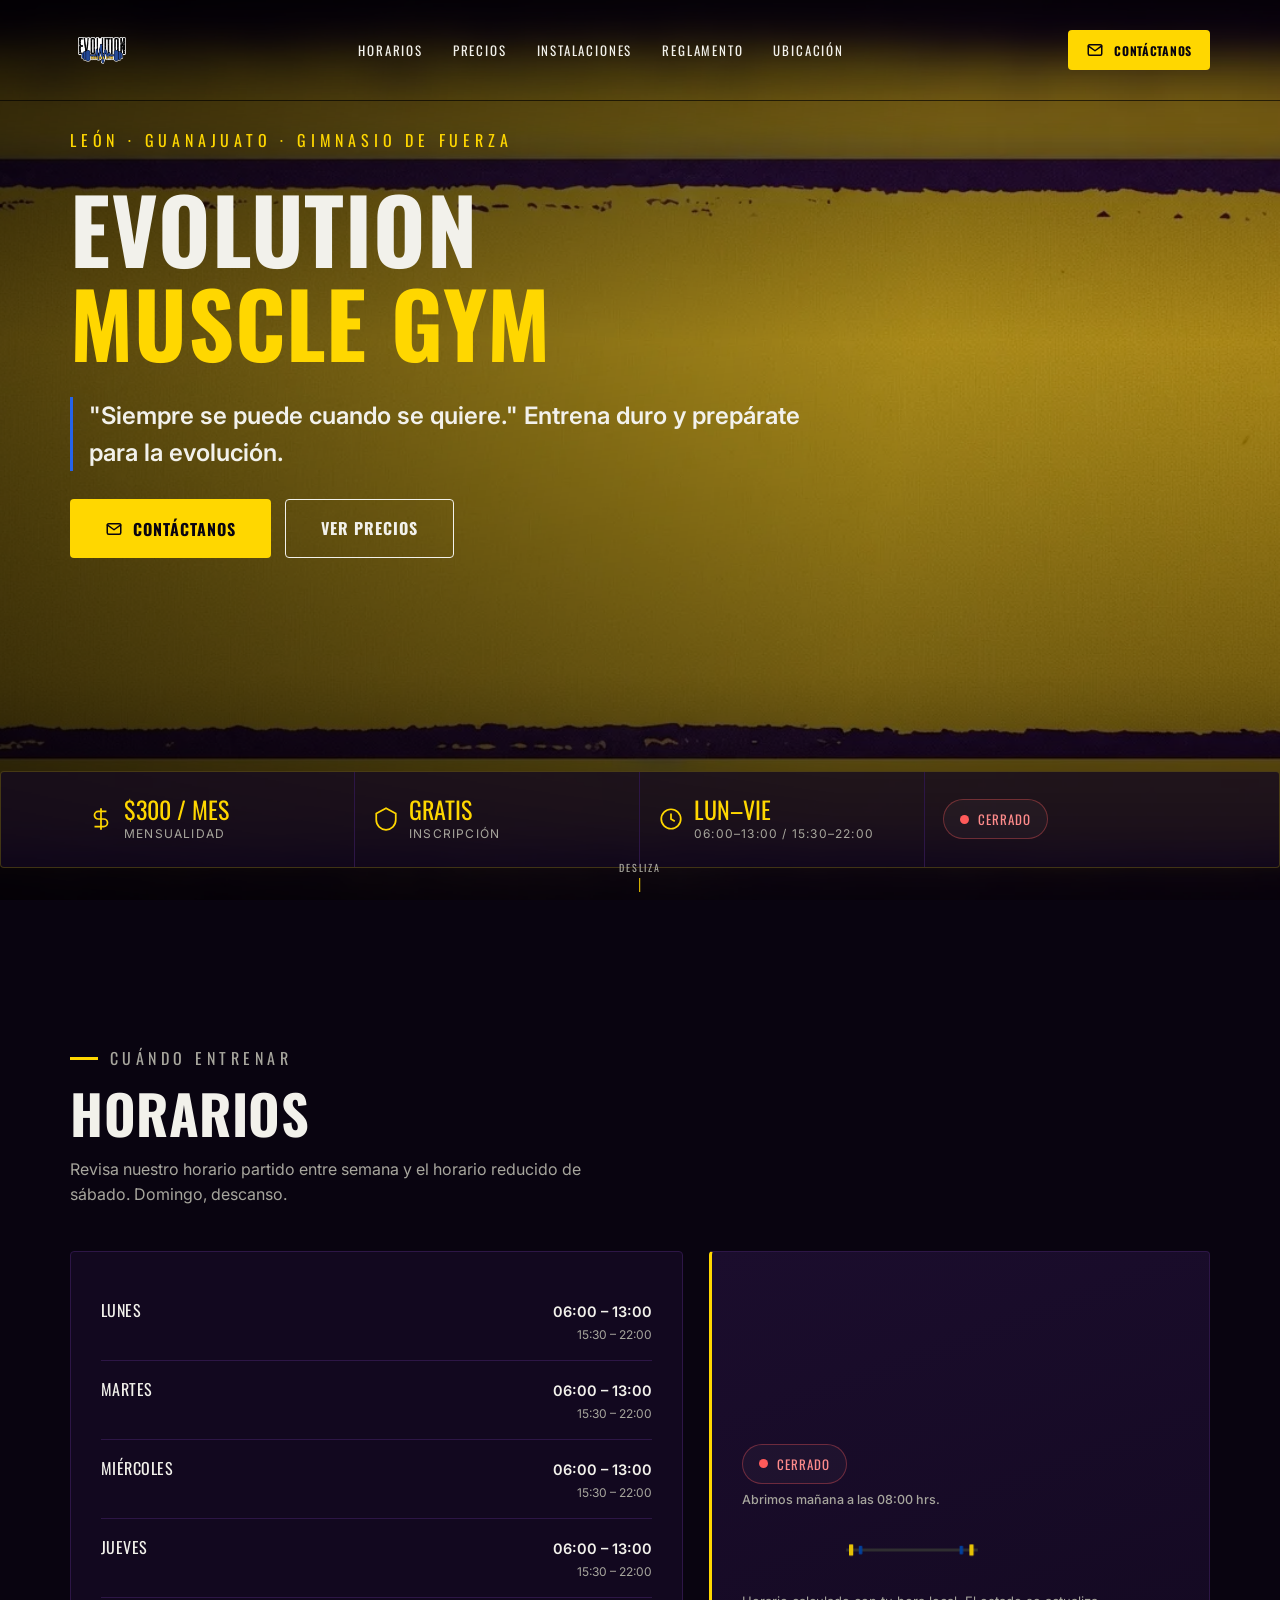
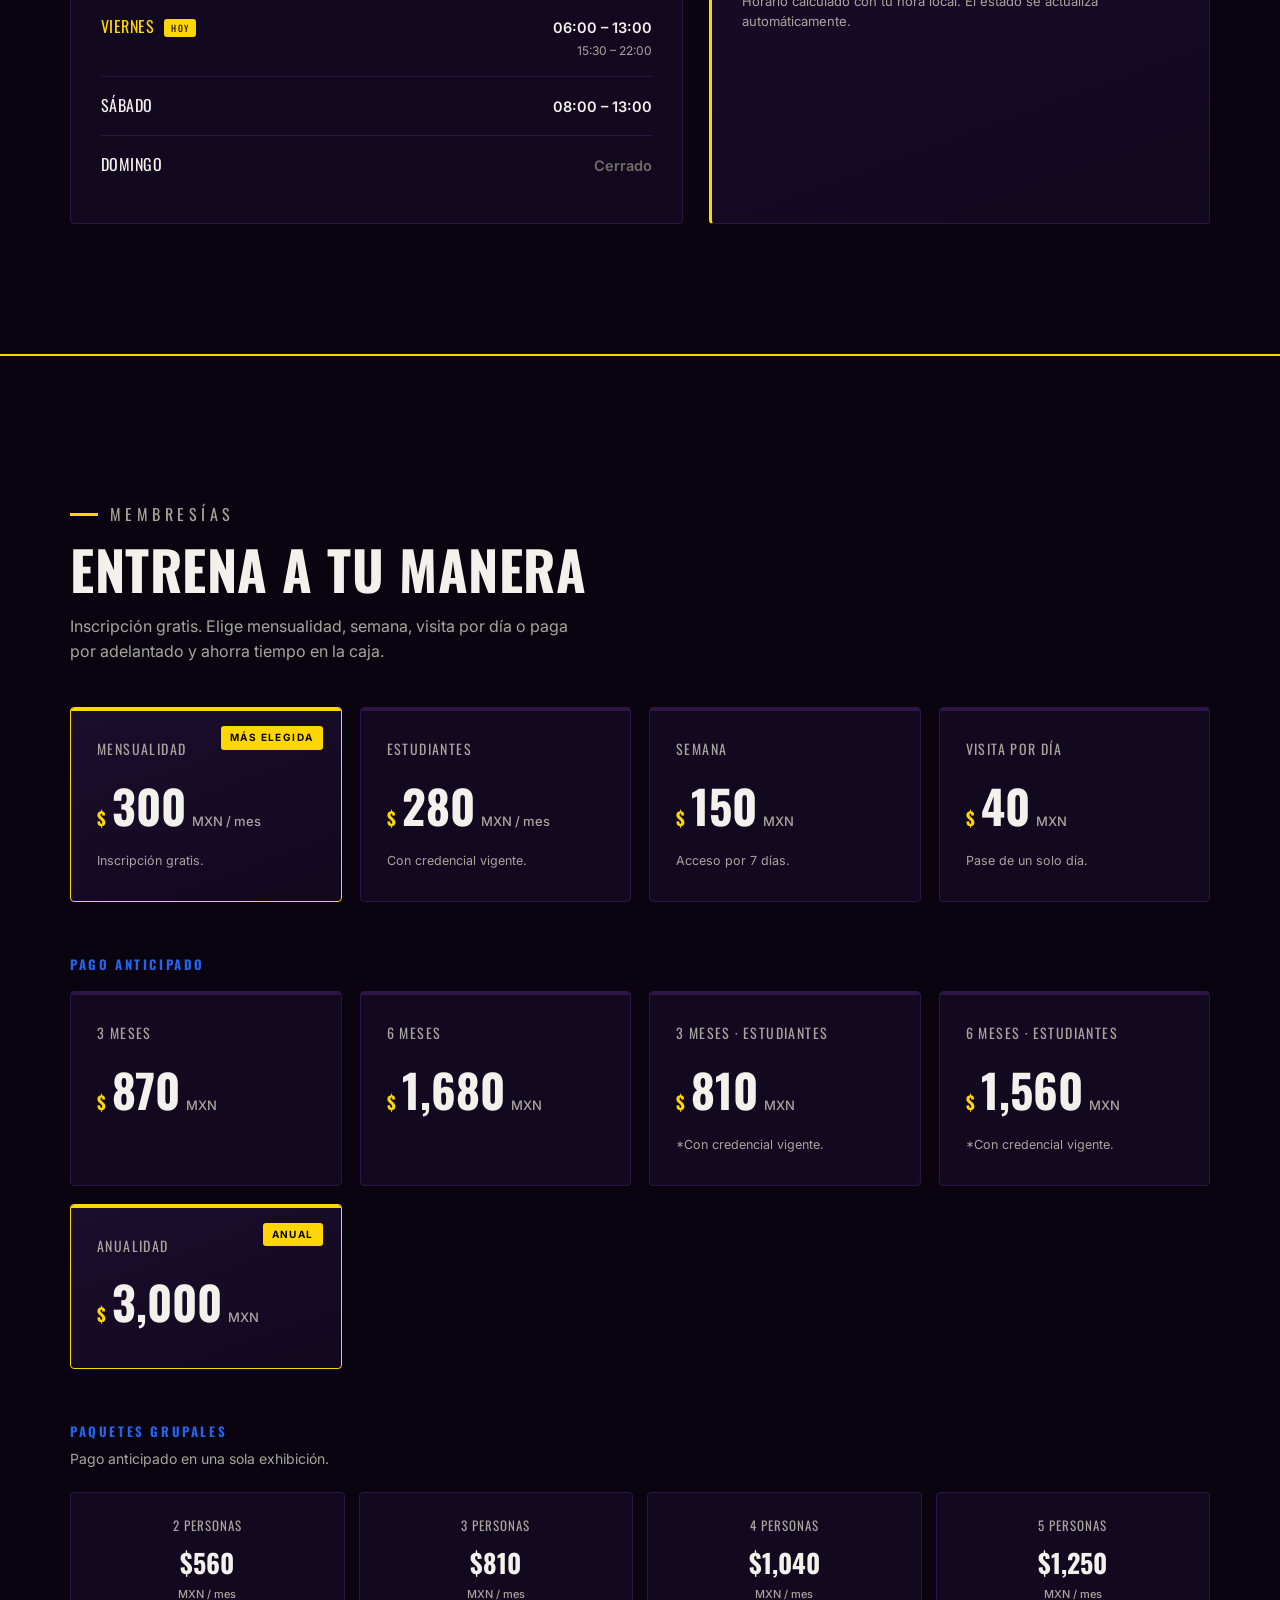
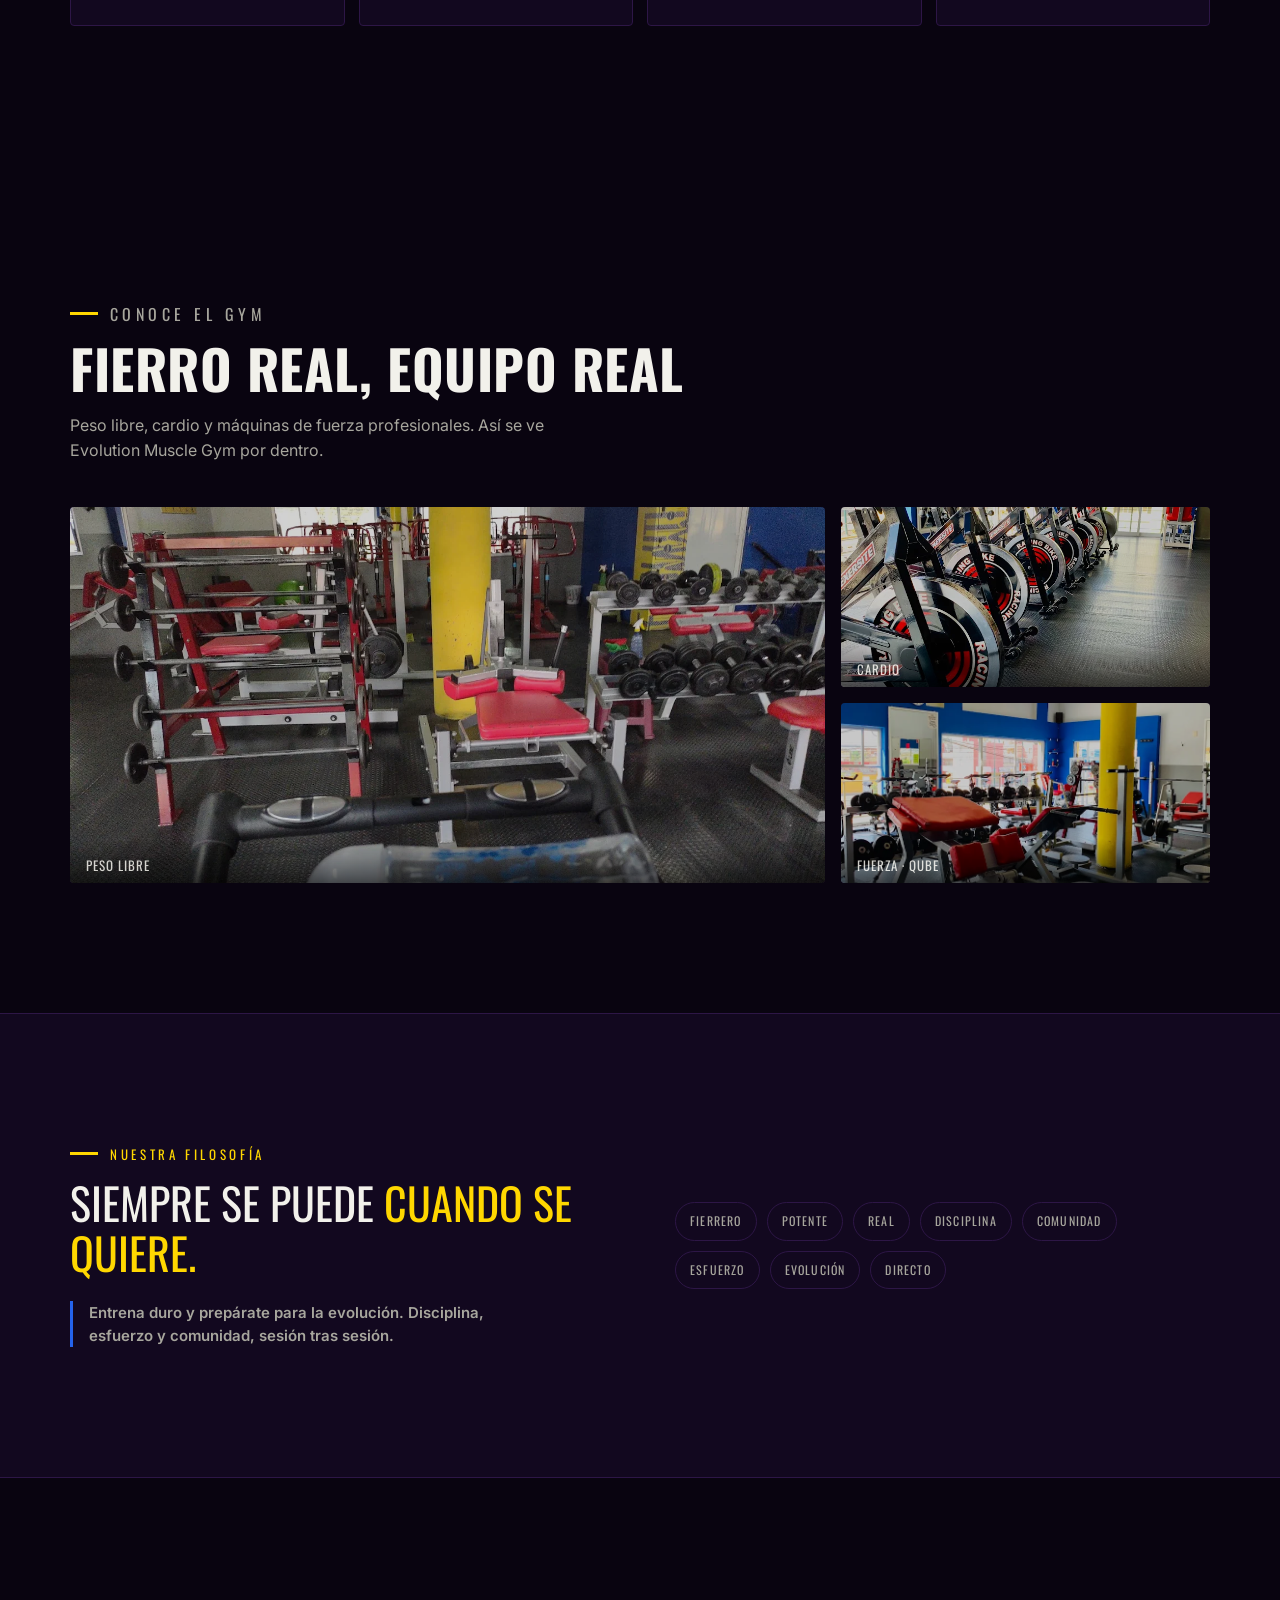
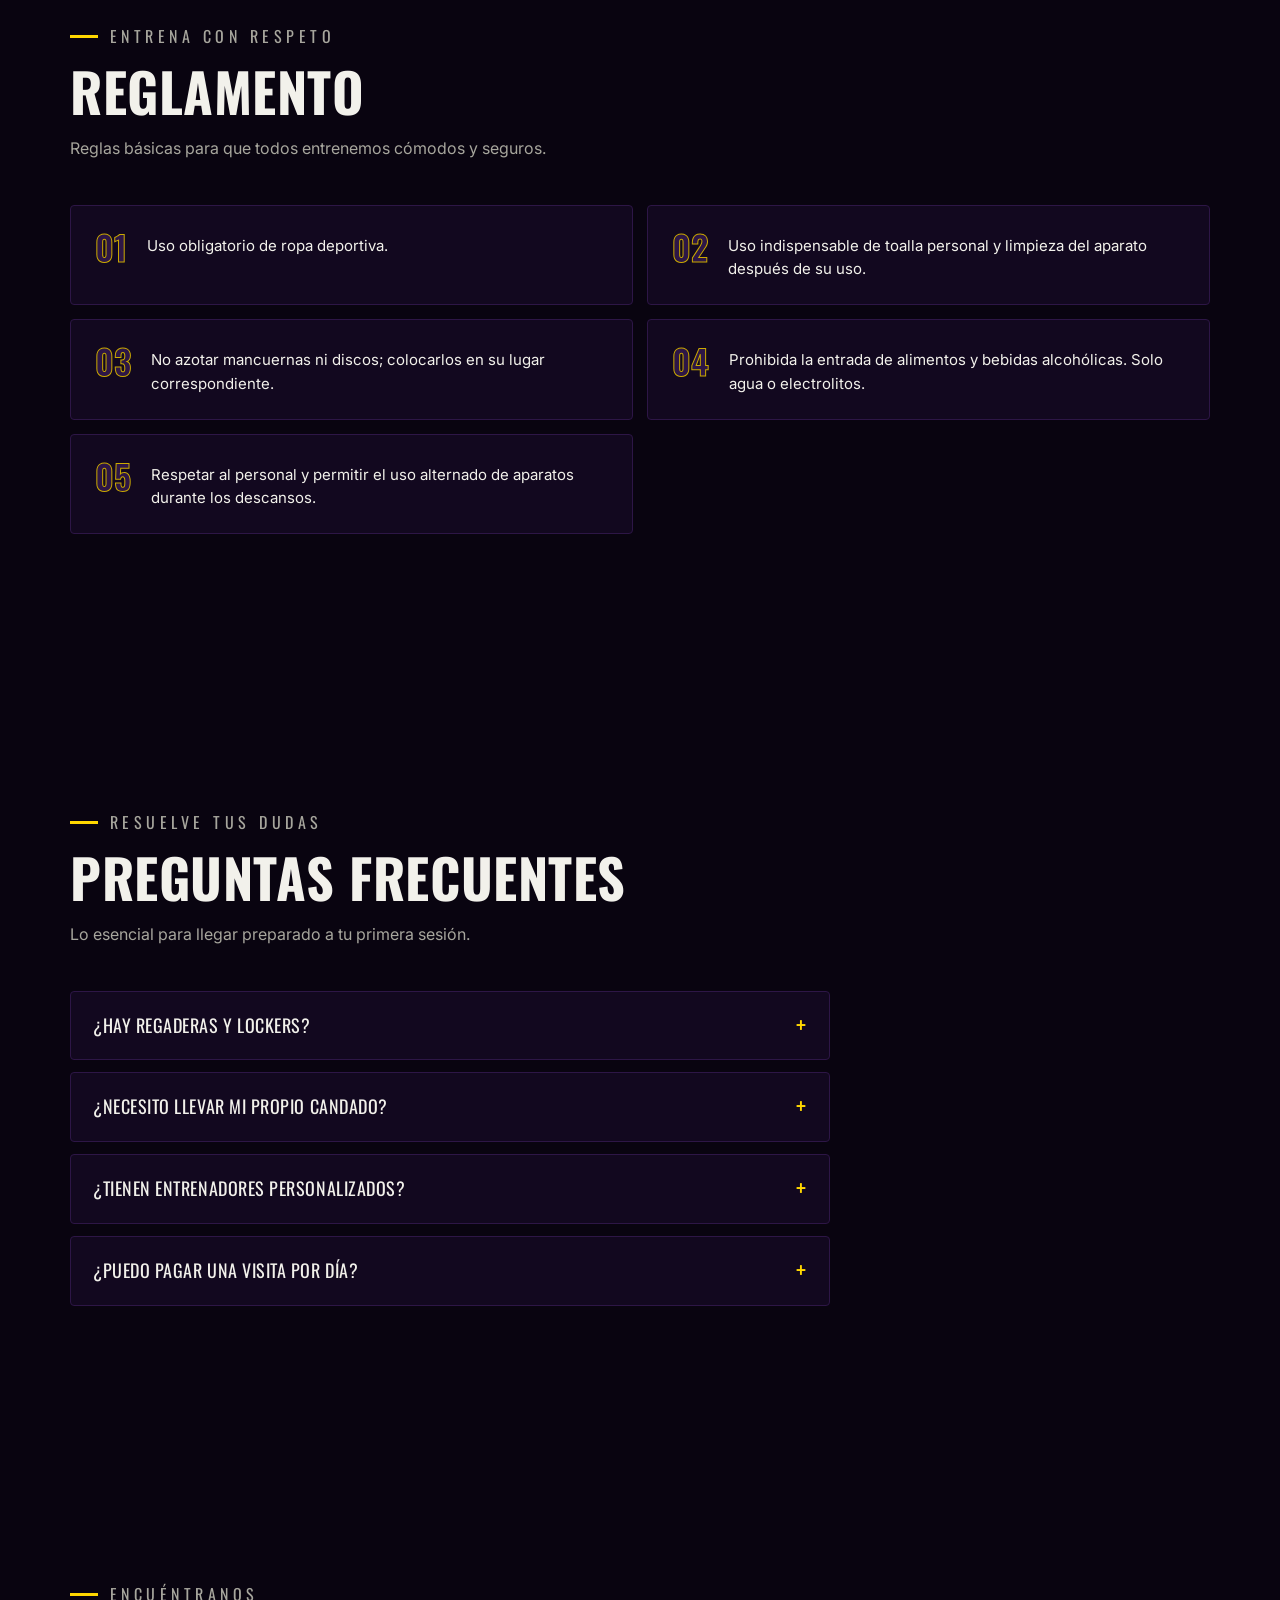
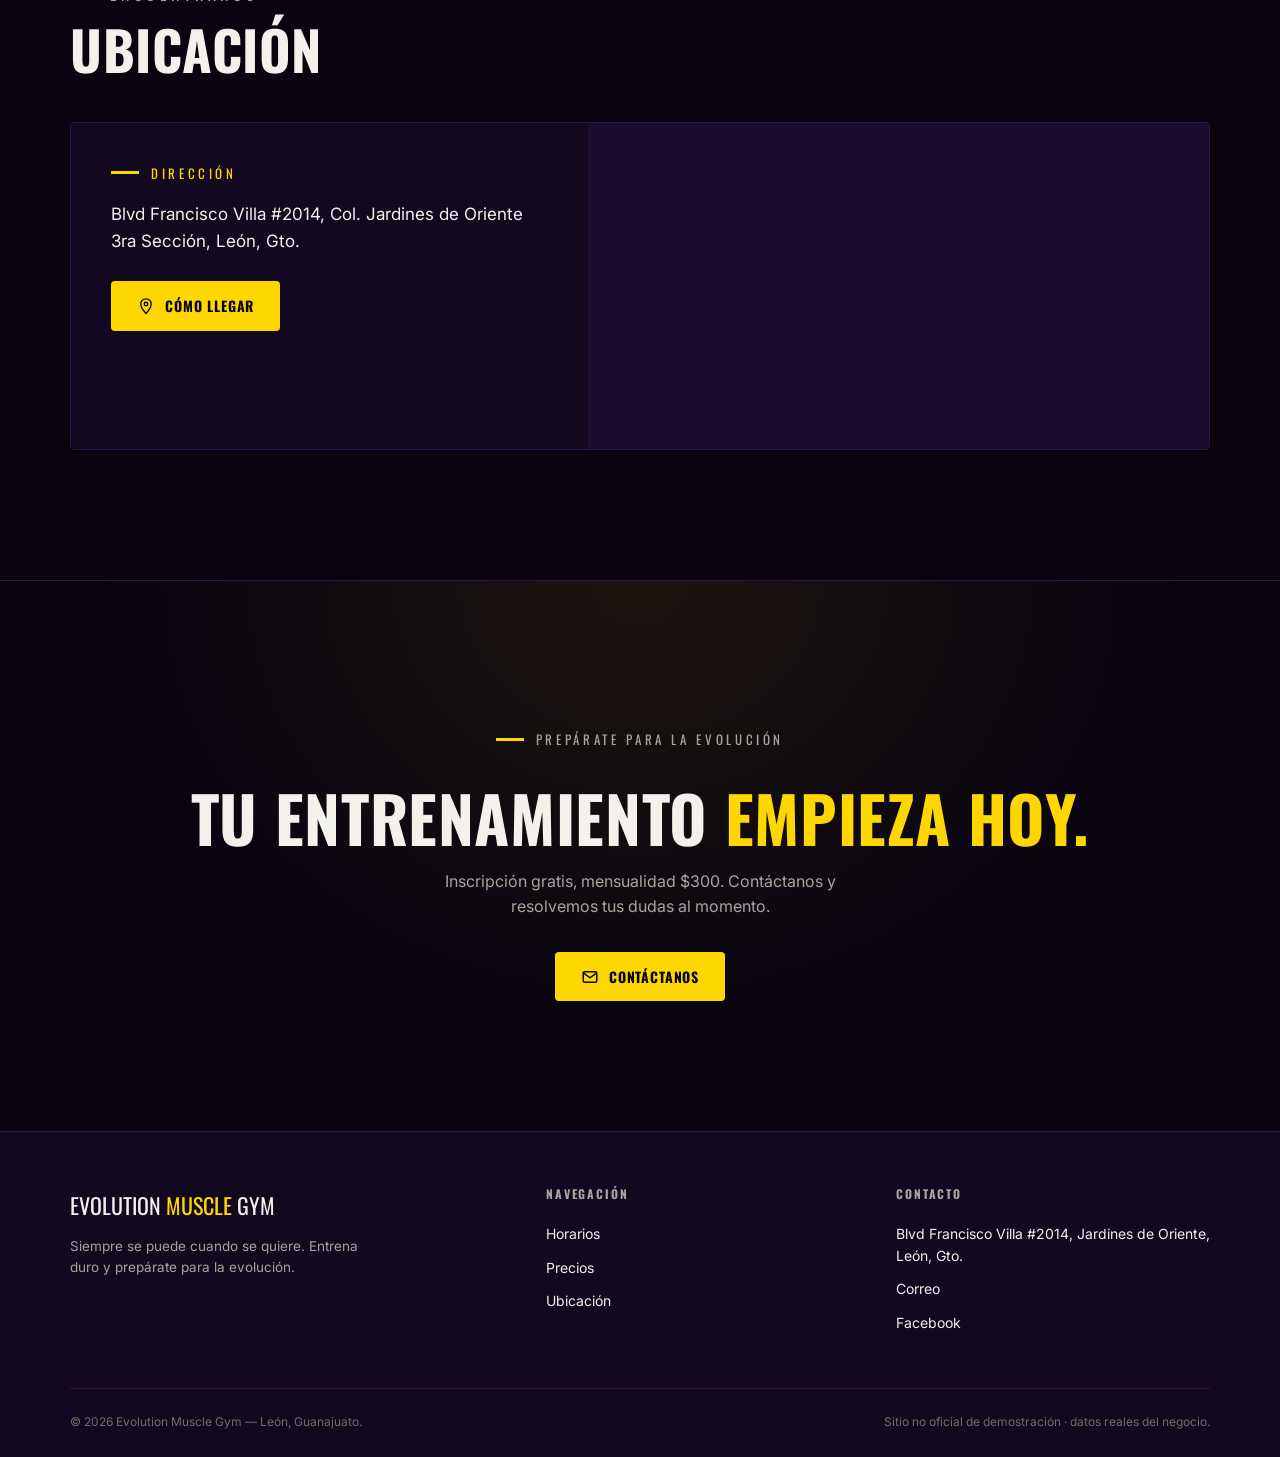
<file: index.html>
<!DOCTYPE html>
<html lang="es-MX">
<head>
<!-- Metadatos básicos: idioma, compatibilidad móvil y texto que aparece en buscadores. -->
<meta charset="UTF-8">
<meta name="viewport" content="width=device-width, initial-scale=1.0">
<title>Evolution Muscle Gym | Gimnasio en León, Guanajuato</title>
<meta name="description" content="Evolution Muscle Gym, gimnasio de pesas en Blvd Francisco Villa, Col. Jardines de Oriente, León, Gto. Mensualidad $300, inscripción gratis. Entrena duro y prepárate para la evolución.">
<meta name="keywords" content="Evolution Muscle Gym, gimnasio en León Guanajuato, gimnasio Boulevard Francisco Villa León, gimnasio Jardines de Oriente León, gimnasio cerca de Francisco Villa">

<!-- Open Graph: título, descripción e imagen al compartir el sitio en redes sociales. -->
<meta property="og:type" content="business.business">
<meta property="og:title" content="Evolution Muscle Gym | León, Guanajuato">
<meta property="og:description" content="Siempre se puede cuando se quiere. Entrena duro y prepárate para la evolución. Gimnasio de pesas en León, Gto.">
<meta property="og:image" content="assets/gym-peso-libre.jpg">
<meta property="og:locale" content="es_MX">

<!-- Datos estructurados: ayudan a buscadores a interpretar el negocio y sus horarios. -->
<script type="application/ld+json">
{
  "@context": "https://schema.org",
  "@type": "ExerciseGym",
  "name": "Evolution Muscle Gym",
  "address": {
    "@type": "PostalAddress",
    "streetAddress": "Blvd Francisco Villa #2014, Col. Jardines de Oriente 3ra Sección",
    "addressLocality": "León",
    "addressRegion": "Guanajuato",
    "addressCountry": "MX"
  },
  "openingHoursSpecification": [
    { "@type": "OpeningHoursSpecification", "dayOfWeek": ["Monday","Tuesday","Wednesday","Thursday","Friday"], "opens": "06:00", "closes": "13:00" },
    { "@type": "OpeningHoursSpecification", "dayOfWeek": ["Monday","Tuesday","Wednesday","Thursday","Friday"], "opens": "15:30", "closes": "22:00" },
    { "@type": "OpeningHoursSpecification", "dayOfWeek": ["Saturday"], "opens": "08:00", "closes": "13:00" }
  ]
}
</script>

<!-- Se establece conexión previa con Google Fonts para cargar las tipografías con mayor rapidez. -->
<link rel="preconnect" href="https://fonts.googleapis.com">
<link rel="preconnect" href="https://fonts.gstatic.com" crossorigin>
<link href="https://fonts.googleapis.com/css2?family=Oswald:wght@500;600;700;800&family=Inter:wght@400;500;600;700&display=swap" rel="stylesheet">

<!-- Estilos visuales del sitio: colores, tamaños, distribución y adaptación a pantallas. -->
<link rel="stylesheet" href="css/styles.css">
<link rel="icon" href="img/faviconevo.png" type="image/x-icon">
<link rel="apple-touch-icon" sizes="180x180" href="img/apple-touch-icon.png">
<link rel="icon" type="image/png" sizes="32x32" href="img/favicon-32x32.png">
<link rel="icon" type="image/png" sizes="16x16" href="img/favicon-16x16.png">
<link rel="manifest" href="/site.webmanifest">
</head>
<body>

<!--
  La página está hecha de secciones HTML. Las clases (class) se conectan con
  css/styles.css; los identificadores (id) sirven para enlaces internos y para
  que js/main.js encuentre elementos que debe actualizar o controlar.
-->

<!-- Configuración del negocio (correo, redes, dirección y horarios) usada por js/main.js. -->
<script src="js/config.js"></script>

<!-- Encabezado fijo: logotipo, navegación y controles de contacto/menú. -->
<header class="site-header" id="siteHeader">
  <div class="container">
    <a href="#inicio" class="brand">
      <img src="img/logomge.png" alt="Evolution Muscle Gym" class="logo-gym">
    </a>

    <!-- Estos enlaces saltan a las secciones cuyo id coincide con el destino. -->
    <nav class="nav-desktop" aria-label="Navegación principal">
      <a href="#horarios">Horarios</a>
      <a href="#precios">Precios</a>
      <a href="#instalaciones">Instalaciones</a>
      <a href="#reglamento">Reglamento</a>
      <a href="#ubicacion">Ubicación</a>
    </nav>

    <div class="header-actions">
      <!-- contact-trigger es compartida por botones que abren el mismo modal en js/main.js. -->
      <button type="button" class="btn btn-primary btn-sm header-cta contact-trigger">
        <svg viewBox="0 0 24 24" fill="none" stroke="currentColor" stroke-width="2" stroke-linecap="round" stroke-linejoin="round"><path d="M4 4h16v16H4z" opacity="0"/><path d="M3 6.5 12 13l9-6.5"/><rect x="3" y="5" width="18" height="14" rx="2"/></svg>
        Contáctanos
      </button>
      <button type="button" class="menu-toggle" id="menuToggle" aria-label="Abrir menú" aria-expanded="false">
        <span></span><span></span><span></span>
      </button>
    </div>
  </div>
</header>

<!-- Versión de navegación para móvil; js/main.js abre/cierra el menú con menuToggle. -->
<nav class="mobile-nav" id="mobileNav" aria-label="Navegación móvil">
  <a href="#horarios">Horarios</a>
  <a href="#precios">Precios</a>
  <a href="#instalaciones">Instalaciones</a>
  <a href="#reglamento">Reglamento</a>
  <a href="#ubicacion">Ubicación</a>
  <button type="button" class="btn btn-primary contact-trigger">Contáctanos</button>
</nav>

<!-- ===== INICIO DEL HERO: portada con foto, nombre, lema y llamadas a la acción. ===== -->
<section class="hero" id="inicio">
  <div class="hero-media">
    <!-- picture permite preferir WebP y usar JPG como alternativa para navegadores compatibles. -->
    <picture>
      <source srcset="img/Gemini_Generated_Image_dl41v6dl41v6dl41.webp" type="image/webp">
      <!-- Si la foto principal falla, CSS muestra la alternativa visual del hero. -->
      <img
        src="img/Gemini_Generated_Image_dl41v6dl41v6dl41.jpg"
        alt="Interior de Evolution Muscle Gym, área de peso libre con bancas rojas y discos"
        loading="eager"
        onerror="this.parentElement.classList.add('media-fallback'); this.style.display='none';">
    </picture>
    <div class="hero-fallback"></div>
  </div>

  <div class="container hero-content">
    <p class="hero-eyebrow">León · Guanajuato · Gimnasio de fuerza</p>
    <h1>EVOLUTION<span>MUSCLE GYM</span></h1>
    <p class="hero-slogan">"Siempre se puede cuando se quiere." Entrena duro y prepárate para la evolución.</p>
    <div class="hero-actions">
      <button type="button" class="btn btn-primary contact-trigger">
        <svg viewBox="0 0 24 24" fill="none" stroke="currentColor" stroke-width="2" stroke-linecap="round" stroke-linejoin="round"><path d="M3 6.5 12 13l9-6.5"/><rect x="3" y="5" width="18" height="14" rx="2"/></svg>
        Contáctanos
      </button>
      <a href="#precios" class="btn btn-ghost">Ver precios</a>
    </div>
  </div>

  <!-- Resumen rápido de precio, inscripción y horario; el estado se calcula en js/main.js. -->
  <section class="quick-info" aria-label="Resumen rápido">
    <div class="container">
      <div class="qi-item">
        <svg viewBox="0 0 24 24" fill="none" stroke="currentColor" stroke-width="1.6"><path d="M12 2v20M17 5H9.5a3.5 3.5 0 0 0 0 7h5a3.5 3.5 0 0 1 0 7H6"/></svg>
        <div>
          <div class="qi-value">$300 / mes</div>
          <div class="qi-label">Mensualidad</div>
        </div>
      </div>
      <div class="qi-item">
        <svg viewBox="0 0 24 24" fill="none" stroke="currentColor" stroke-width="1.6"><path d="M12 2 3 7v6c0 5 4 8.5 9 9 5-.5 9-4 9-9V7l-9-5Z"/></svg>
        <div>
          <div class="qi-value">Gratis</div>
          <div class="qi-label">Inscripción</div>
        </div>
      </div>
      <div class="qi-item">
        <svg viewBox="0 0 24 24" fill="none" stroke="currentColor" stroke-width="1.6"><circle cx="12" cy="12" r="9"/><path d="M12 7v5l3.5 2"/></svg>
        <div>
          <div class="qi-value" id="qiHours">Lun–Vie</div>
          <div class="qi-label">06:00–13:00 / 15:30–22:00</div>
        </div>
      </div>
      <div class="qi-item">
        <span class="status-pill" id="statusPill">
          <span class="status-dot"></span>
          <span id="statusText">Calculando…</span>
        </span>
      </div>
    </div>
  </section>

  <div class="hero-scroll">
    <span>Desliza</span>
    <div class="line"></div>
  </div>
</section>

<!-- Horario semanal: data-day usa los números de Date.getDay() (domingo=0 ... sábado=6). -->
<section id="horarios">
  <div class="container">
    <div class="section-head reveal">
      <p class="eyebrow">Cuándo entrenar</p>
      <h2>Horarios</h2>
      <p>Revisa nuestro horario partido entre semana y el horario reducido de sábado. Domingo, descanso.</p>
    </div>

    <div class="schedule-wrap reveal">
      <div class="schedule-card">
        <div class="schedule-row" data-day="1"><span class="day">Lunes</span><span class="hours">06:00 – 13:00<small>15:30 – 22:00</small></span></div>
        <div class="schedule-row" data-day="2"><span class="day">Martes</span><span class="hours">06:00 – 13:00<small>15:30 – 22:00</small></span></div>
        <div class="schedule-row" data-day="3"><span class="day">Miércoles</span><span class="hours">06:00 – 13:00<small>15:30 – 22:00</small></span></div>
        <div class="schedule-row" data-day="4"><span class="day">Jueves</span><span class="hours">06:00 – 13:00<small>15:30 – 22:00</small></span></div>
        <div class="schedule-row" data-day="5"><span class="day">Viernes</span><span class="hours">06:00 – 13:00<small>15:30 – 22:00</small></span></div>
        <div class="schedule-row" data-day="6"><span class="day">Sábado</span><span class="hours">08:00 – 13:00</span></div>
        <div class="schedule-row closed" data-day="0"><span class="day">Domingo</span><span class="hours">Cerrado</span></div>
      </div>

      <div class="schedule-card status-card">
        <span class="status-pill" id="statusPillBig">
          <span class="status-dot"></span>
          <span id="statusTextBig">Calculando…</span>
        </span>
        <p class="status-note" id="statusNote">Consultando tu horario local…</p>
        <div class="bar-divider" aria-hidden="true">
          <svg viewBox="0 0 200 20"><line x1="6" y1="10" x2="194" y2="10" stroke="#333" stroke-width="4"/><rect class="plate" x="10" y="2" width="6" height="16" rx="1" fill="#FFD700"/><rect class="plate" x="24" y="4" width="5" height="12" rx="1" fill="#0047AB"/><rect class="plate" x="168" y="4" width="5" height="12" rx="1" fill="#0047AB"/><rect class="plate" x="182" y="2" width="6" height="16" rx="1" fill="#FFD700"/></svg>
        </div>
        <p class="status-description">Horario calculado con tu hora local. El estado se actualiza automáticamente.</p>
      </div>
    </div>
  </div>
</section>

<div class="line-expand reveal"></div>

<!-- Tarifas escritas directamente en HTML; actualiza aquí los importes o sus descripciones. -->
<section id="precios">
  <div class="container">
    <div class="section-head reveal">
      <p class="eyebrow">Membresías</p>
      <h2>Entrena a tu manera</h2>
      <p>Inscripción gratis. Elige mensualidad, semana, visita por día o paga por adelantado y ahorra tiempo en la caja.</p>
    </div>

    <div class="price-grid reveal reveal-stagger">
      <div class="price-card featured" style="--i:0">
        <span class="price-tag">Más elegida</span>
        <div class="price-name">Mensualidad</div>
        <div class="price-amount"><sup>$</sup>300<span class="per">MXN / mes</span></div>
        <p class="price-note">Inscripción gratis.</p>
      </div>
      <div class="price-card" style="--i:1">
        <div class="price-name">Estudiantes</div>
        <div class="price-amount"><sup>$</sup>280<span class="per">MXN / mes</span></div>
        <p class="price-note">Con credencial vigente.</p>
      </div>
      <div class="price-card" style="--i:2">
        <div class="price-name">Semana</div>
        <div class="price-amount"><sup>$</sup>150<span class="per">MXN</span></div>
        <p class="price-note">Acceso por 7 días.</p>
      </div>
      <div class="price-card" style="--i:3">
        <div class="price-name">Visita por día</div>
        <div class="price-amount"><sup>$</sup>40<span class="per">MXN</span></div>
        <p class="price-note">Pase de un solo día.</p>
      </div>
    </div>

    <h3 class="price-block-title reveal">Pago anticipado</h3>
    <div class="price-grid reveal reveal-stagger">
      <div class="price-card" style="--i:0">
        <div class="price-name">3 meses</div>
        <div class="price-amount"><sup>$</sup>870<span class="per">MXN</span></div>
      </div>
      <div class="price-card" style="--i:1">
        <div class="price-name">6 meses</div>
        <div class="price-amount"><sup>$</sup>1,680<span class="per">MXN</span></div>
      </div>
      <div class="price-card" style="--i:2">
        <div class="price-name">3 meses · Estudiantes</div>
        <div class="price-amount"><sup>$</sup>810<span class="per">MXN</span></div>
        <p class="price-note">*Con credencial vigente.</p>
      </div>
      <div class="price-card" style="--i:3">
        <div class="price-name">6 meses · Estudiantes</div>
        <div class="price-amount"><sup>$</sup>1,560<span class="per">MXN</span></div>
        <p class="price-note">*Con credencial vigente.</p>
      </div>
      <div class="price-card featured" style="--i:4">
        <span class="price-tag">Anual</span>
        <div class="price-name">Anualidad</div>
        <div class="price-amount"><sup>$</sup>3,000<span class="per">MXN</span></div>
      </div>
    </div>

    <h3 class="price-block-title reveal">Paquetes grupales</h3>
    <p class="payment-note reveal">Pago anticipado en una sola exhibición.</p>
    <div class="group-grid reveal reveal-stagger">
      <div class="group-card" style="--i:0"><div class="group-people">2 personas</div><div class="group-price">$560<small>MXN / mes</small></div></div>
      <div class="group-card" style="--i:1"><div class="group-people">3 personas</div><div class="group-price">$810<small>MXN / mes</small></div></div>
      <div class="group-card" style="--i:2"><div class="group-people">4 personas</div><div class="group-price">$1,040<small>MXN / mes</small></div></div>
      <div class="group-card" style="--i:3"><div class="group-people">5 personas</div><div class="group-price">$1,250<small>MXN / mes</small></div></div>
    </div>
  </div>
</section>

<!-- Galería: las imágenes cargan al acercarse a la pantalla y muestran un reemplazo si fallan. -->
<section id="instalaciones">
  <div class="container">
    <div class="section-head reveal">
      <p class="eyebrow">Conoce el gym</p>
      <h2>Fierro real, equipo real</h2>
      <p>Peso libre, cardio y máquinas de fuerza profesionales. Así se ve Evolution Muscle Gym por dentro.</p>
    </div>

    <div class="gallery-editorial reveal">
      <div class="g-item">
        <img src="img/plibre.jpg" alt="Zona de peso libre con mancuernas y discos ordenados" loading="lazy" onerror="this.style.display='none'; this.nextElementSibling.style.display='flex';">
        <div class="img-placeholder is-hidden"><svg viewBox="0 0 24 24" fill="none" stroke="currentColor" stroke-width="1.5"><rect x="3" y="3" width="18" height="18" rx="2"/><circle cx="9" cy="9" r="2"/><path d="m21 15-5-5-9 9"/></svg><span>assets/gym-peso-libre.jpg</span></div>
        <div class="g-caption">Peso libre</div>
      </div>
      <div class="g-item">
        <img src="img/cardio.jpg" alt="Área de bicicletas fijas y equipo de cardio" loading="lazy" onerror="this.style.display='none'; this.nextElementSibling.style.display='flex';">
        <div class="img-placeholder is-hidden"><svg viewBox="0 0 24 24" fill="none" stroke="currentColor" stroke-width="1.5"><rect x="3" y="3" width="18" height="18" rx="2"/><circle cx="9" cy="9" r="2"/><path d="m21 15-5-5-9 9"/></svg><span>assets/gym-cardio.jpg</span></div>
        <div class="g-caption">Cardio</div>
      </div>
      <div class="g-item">
        <img src="img/mach.jpg" alt="Equipos de fuerza profesionales, incluyendo máquina QUBE" loading="lazy" onerror="this.style.display='none'; this.nextElementSibling.style.display='flex';">
        <div class="img-placeholder is-hidden"><svg viewBox="0 0 24 24" fill="none" stroke="currentColor" stroke-width="1.5"><rect x="3" y="3" width="18" height="18" rx="2"/><circle cx="9" cy="9" r="2"/><path d="m21 15-5-5-9 9"/></svg><span>assets/gym-qube.jpg</span></div>
        <div class="g-caption">Fuerza · QUBE</div>
      </div>
    </div>
  </div>
</section>

<!-- Mensaje de marca y palabras clave que describen la filosofía del gimnasio. -->
<section class="identity-section">
  <div class="container">
    <div class="identity-grid">
      <div class="reveal">
        <p class="eyebrow">Nuestra filosofía</p>
        <p class="identity-quote">Siempre se puede <span class="accent">cuando se quiere.</span></p>
        <p class="identity-sub">Entrena duro y prepárate para la evolución. Disciplina, esfuerzo y comunidad, sesión tras sesión.</p>
      </div>
      <div class="identity-words reveal">
        <span>Fierrero</span><span>Potente</span><span>Real</span><span>Disciplina</span>
        <span>Comunidad</span><span>Esfuerzo</span><span>Evolución</span><span>Directo</span>
      </div>
    </div>
  </div>
</section>

<!-- Reglas del gimnasio presentadas como tarjetas para facilitar su lectura. -->
<section id="reglamento">
  <div class="container">
    <div class="section-head reveal">
      <p class="eyebrow">Entrena con respeto</p>
      <h2>Reglamento</h2>
      <p>Reglas básicas para que todos entrenemos cómodos y seguros.</p>
    </div>

    <div class="rules-grid reveal reveal-stagger">
      <div class="rule-card" style="--i:0"><span class="rule-num">01</span><p class="rule-text">Uso obligatorio de ropa deportiva.</p></div>
      <div class="rule-card" style="--i:1"><span class="rule-num">02</span><p class="rule-text">Uso indispensable de toalla personal y limpieza del aparato después de su uso.</p></div>
      <div class="rule-card" style="--i:2"><span class="rule-num">03</span><p class="rule-text">No azotar mancuernas ni discos; colocarlos en su lugar correspondiente.</p></div>
      <div class="rule-card" style="--i:3"><span class="rule-num">04</span><p class="rule-text">Prohibida la entrada de alimentos y bebidas alcohólicas. Solo agua o electrolitos.</p></div>
      <div class="rule-card" style="--i:4"><span class="rule-num">05</span><p class="rule-text">Respetar al personal y permitir el uso alternado de aparatos durante los descansos.</p></div>
    </div>
  </div>
</section>

<!-- Preguntas frecuentes nativas de HTML: cada details se despliega al pulsar summary. -->
<section id="faq">
  <div class="container">
    <div class="section-head reveal">
      <p class="eyebrow">Resuelve tus dudas</p>
      <h2>Preguntas frecuentes</h2>
      <p>Lo esencial para llegar preparado a tu primera sesión.</p>
    </div>
    <div class="faq-list reveal">
      <details>
        <summary>¿Hay regaderas y lockers?</summary>
        <p>Contamos con las instalaciones disponibles en el gimnasio. Escríbenos para confirmar disponibilidad y condiciones actuales.</p>
      </details>
      <details>
        <summary>¿Necesito llevar mi propio candado?</summary>
        <p>Si usarás un locker, trae tu propio candado para mantener tus pertenencias seguras.</p>
      </details>
      <details>
        <summary>¿Tienen entrenadores personalizados?</summary>
        <p>Podemos orientarte sobre rutinas y entrenamiento. Contáctanos para conocer las opciones disponibles con el staff.</p>
      </details>
      <details>
        <summary>¿Puedo pagar una visita por día?</summary>
        <p>Sí. La visita por día tiene un costo de $40 MXN y también ofrecemos pases semanales.</p>
      </details>
    </div>
  </div>
</section>

<!-- Dirección y mapa incrustado; el botón "Cómo llegar" recibe su URL desde js/main.js. -->
<section id="ubicacion">
  <div class="container">
    <div class="section-head reveal">
      <p class="eyebrow">Encuéntranos</p>
      <h2>Ubicación</h2>
    </div>

    <div class="location-wrap reveal">
      <div class="location-info">
        <p class="eyebrow address-eyebrow">Dirección</p>
        <p class="location-addr">Blvd Francisco Villa #2014, Col. Jardines de Oriente 3ra Sección, León, Gto.</p>
        <a href="#" id="mapsBtn" target="_blank" rel="noopener" class="btn btn-primary">
          <svg viewBox="0 0 24 24" fill="none" stroke="currentColor" stroke-width="1.8"><path d="M12 22s7-7.4 7-12.6A7 7 0 0 0 5 9.4C5 14.6 12 22 12 22Z"/><circle cx="12" cy="9.4" r="2.4"/></svg>
          Cómo llegar
        </a>
      </div>
      <div class="location-map">
        <iframe
          title="Mapa de ubicación de Evolution Muscle Gym"
          loading="lazy"
          referrerpolicy="no-referrer-when-downgrade"
          src="https://www.google.com/maps?q=Blvd+Francisco+Villa+2014+Jardines+de+Oriente+Leon+Guanajuato&output=embed">
        </iframe>
      </div>
    </div>
  </div>
</section>

<!-- Última invitación de contacto antes del pie de página. -->
<section class="cta-final">
  <div class="container">
    <p class="eyebrow reveal centered-eyebrow">Prepárate para la evolución</p>
    <h2 class="reveal">Tu entrenamiento <span class="accent">empieza hoy.</span></h2>
    <p class="reveal">Inscripción gratis, mensualidad $300. Contáctanos y resolvemos tus dudas al momento.</p>
    <button type="button" class="btn btn-primary contact-trigger reveal centered-button">
      <svg viewBox="0 0 24 24" fill="none" stroke="currentColor" stroke-width="2" stroke-linecap="round" stroke-linejoin="round"><path d="M3 6.5 12 13l9-6.5"/><rect x="3" y="5" width="18" height="14" rx="2"/></svg>
      Contáctanos
    </button>
  </div>
</section>

<!-- Pie de página: marca, enlaces y año actualizado mediante js/main.js. -->
<footer class="site-footer">
  <div class="container">
    <div class="footer-grid">
      <div>
        <div class="footer-brand">EVOLUTION <span class="dot">MUSCLE</span> GYM</div>
        <p class="footer-slogan">Siempre se puede cuando se quiere. Entrena duro y prepárate para la evolución.</p>
      </div>
      <div class="footer-col">
        <h4>NAVEGACIÓN</h4>
        <a href="#horarios">Horarios</a>
        <a href="#precios">Precios</a>
        <a href="#ubicacion">Ubicación</a>
      </div>
      <div class="footer-col">
        <h4>CONTACTO</h4>
        <p>Blvd Francisco Villa #2014, Jardines de Oriente, León, Gto.</p>
        <a href="#" id="footerEmailLink">Correo</a>
        <a href="#" id="footerFbLink" target="_blank" rel="noopener">Facebook</a>
      </div>
    </div>
    <div class="footer-bottom">
      <span>© <span id="year"></span> Evolution Muscle Gym — León, Guanajuato.</span>
      <span>Sitio no oficial de demostración · datos reales del negocio.</span>
    </div>
  </div>
</footer>

<!-- Accesos de contacto persistentes para facilitar la conversión, especialmente en móvil. -->
<button type="button" class="contact-float contact-trigger" aria-label="Contáctanos">
  <svg viewBox="0 0 24 24" fill="none" stroke="currentColor" stroke-width="2" stroke-linecap="round" stroke-linejoin="round"><path d="M3 6.5 12 13l9-6.5"/><rect x="3" y="5" width="18" height="14" rx="2"/></svg>
</button>

<div class="mobile-cta-bar">
  <div class="mobile-cta-price">
    <span class="amt">$300</span><br>MXN / mes
  </div>
  <button type="button" class="btn btn-primary contact-trigger">Contáctanos</button>
</div>

<!-- Ventana modal: js/main.js rellena los enlaces y gestiona abrir, cerrar y accesibilidad. -->
<div class="contact-modal-overlay" id="contactModal" aria-hidden="true">
  <div class="contact-modal" role="dialog" aria-modal="true" aria-labelledby="contactModalTitle">
    <button type="button" class="contact-modal-close" id="contactModalClose" aria-label="Cerrar">&times;</button>
    <h3 id="contactModalTitle">Contáctanos</h3>
    <p>Elige cómo prefieres escribirnos y con gusto te atendemos.</p>
    <div class="contact-modal-options">
      <a href="#" class="contact-option" id="contactEmailLink">
        <span class="contact-option-icon">
          <svg viewBox="0 0 24 24" fill="none" stroke="currentColor" stroke-width="2" stroke-linecap="round" stroke-linejoin="round"><path d="M3 6.5 12 13l9-6.5"/><rect x="3" y="5" width="18" height="14" rx="2"/></svg>
        </span>
        <span>
          <strong>Correo</strong>
          <small>Te respondemos por email</small>
        </span>
      </a>
      <a href="#" class="contact-option" id="contactFbLink" target="_blank" rel="noopener">
        <span class="contact-option-icon">
          <svg viewBox="0 0 24 24" fill="currentColor"><path d="M22 12a10 10 0 1 0-11.6 9.9v-7H7.9V12h2.5V9.8c0-2.5 1.5-3.9 3.8-3.9 1.1 0 2.2.2 2.2.2v2.4h-1.2c-1.2 0-1.6.8-1.6 1.6V12h2.8l-.4 2.9h-2.4v7A10 10 0 0 0 22 12Z"/></svg>
        </span>
        <span>
          <strong>Facebook</strong>
          <small>Escríbenos por Messenger</small>
        </span>
      </a>
    </div>
  </div>
</div>

<!-- Lógica interactiva: menú, modal, estado del horario, mapa, animaciones y año del pie. -->
<script src="js/main.js" defer></script>

</body>
</html>
</file>
<file: css/styles.css>
/*
  Guía rápida para aprender a leer este archivo:
  - Las variables --nombre se definen en :root y se reutilizan con var(--nombre).
  - Un selector (.clase, #id o etiqueta) indica qué elemento HTML recibe las reglas.
  - Las propiedades dentro de { } controlan su apariencia; no cambian el contenido.
  - Los bloques @media adaptan el diseño a distintos anchos de pantalla.
*/
/* ============================================================
   COLORES, TIPOGRAFÍAS Y MEDIDAS REUTILIZABLES
   ============================================================ */
:root {
  /* Tonos oscuros basados en el fondo morado/violeta del logo */
  --black:      #090410;
  --black-2:    #12081f;
  --black-3:    #1b0d2d;
  --black-4:    #2d1646;
  
  /* Identidad de marca (Amarillo y Azul del logotipo) */
  --yellow:     #FFD700;
  --yellow-dim: #cbaa00;
  --blue:       #1d4ed8;
  --blue-2:     #2563eb;
  
  /* Textos y neutros */
  --off-white:  #F2F1EB;
  --gray:       #a7a69d;
  --gray-dim:   #6f6e66;

  /* Tipografías y utilidades */
  --font-display: 'Oswald', 'Arial Narrow', sans-serif;
  --font-body: 'Inter', 'Segoe UI', sans-serif;

  --container: 1180px;
  --radius: 4px;
  --ease: cubic-bezier(.22,.9,.28,1);
}
/* ============================================================
   BASE DEL DOCUMENTO
   Reinicia estilos del navegador y define el aspecto global y accesible.
   ============================================================ */
*,*::before,*::after{ box-sizing:border-box; margin:0; padding:0; }
html{ scroll-behavior:smooth; }
body{
  background:var(--black);
  color:var(--off-white);
  font-family:var(--font-body);
  line-height:1.55;
  -webkit-font-smoothing:antialiased;
  overflow-x:hidden;
}
img{ max-width:100%; display:block; }
a{ color:inherit; text-decoration:none; }
ul{ list-style:none; }
button{ font-family:inherit; cursor:pointer; border:none; background:none; color:inherit; }
h1,h2,h3,h4{ font-family:var(--font-display); font-weight:700; letter-spacing:.01em; text-transform:uppercase; line-height:1.05; }
.container{ width:100%; max-width:var(--container); margin:0 auto; padding:0 20px; }
section{ position:relative; padding:88px 0; }
@media(min-width:1024px){ section{ padding:130px 0; } }

/* Anillo visible al navegar con teclado: ayuda a saber qué enlace o botón está activo. */
a:focus-visible, button:focus-visible{
  outline:2px solid var(--yellow);
  outline-offset:3px;
}

::selection{ background:var(--yellow); color:var(--black); }

/* Respeta la preferencia del sistema para reducir animaciones y desplazamientos. */
@media (prefers-reduced-motion: reduce){
  *,*::before,*::after{
    animation-duration:0.001ms !important;
    animation-iteration-count:1 !important;
    transition-duration:0.001ms !important;
    scroll-behavior:auto !important;
  }
}

/* ============================================================
   ETIQUETAS, TÍTULOS DE SECCIÓN Y DIVISOR DECORATIVO
   ============================================================ */
.eyebrow{
  font-family:var(--font-display);
  font-size: 1rem ;
  letter-spacing:.28em;
  text-transform:uppercase;
  color:var(--yellow);
  display:flex;
  align-items:center;
  gap:12px;
  margin-bottom:14px;
}
.eyebrow::before{
  content:"";
  width:28px; height:3px;
  background:var(--yellow);
}

/* Barra decorativa con discos animados de izquierda a derecha. */
.bar-divider{
  width:100%;
  max-width:340px;
  height:14px;
  margin:34px 0;
  opacity:.9;
}
.bar-divider svg{ width:100%; height:100%; display:block; }
.bar-divider .plate{
  transform-origin:center;
  animation:plateIn .6s var(--ease) both;
}
.bar-divider .plate:nth-child(1){ animation-delay:.05s; }
.bar-divider .plate:nth-child(2){ animation-delay:.15s; }
.bar-divider .plate:nth-child(3){ animation-delay:.25s; }
.bar-divider .plate:nth-child(4){ animation-delay:.35s; }
@keyframes plateIn{
  from{ transform:scaleY(0); opacity:0; }
  to{ transform:scaleY(1); opacity:1; }
}

.section-head{ max-width:640px; margin-bottom:44px; }
.section-head h2{ font-size:clamp( 1rem ,6vw, 1rem ); }
.section-head p{ color:var(--gray); margin-top: 1rem ; font-size: 1rem ; max-width:52ch; }

/* ============================================================
   APARICIÓN AL DESPLAZARSE
   JavaScript agrega .is-visible cuando el elemento entra en pantalla.
   ============================================================ */
.reveal{
  opacity:0;
  transform:translateY(28px);
  transition:opacity .7s var(--ease), transform .7s var(--ease);
}
.reveal.is-visible{ opacity:1; transform:translateY(0); }
.reveal-stagger > *{ transition-delay:calc(var(--i,0) * 90ms); }

/* ============================================================
   ENCABEZADO, BOTONES Y NAVEGACIÓN
   .scrolled y .open son estados que activa JavaScript.
   ============================================================ */
.site-header{
  position:fixed; top:0; left:0; right:0; z-index:100;
  padding:18px 0;
  background:linear-gradient(to bottom, rgba(0,0,0,.65), rgba(0,0,0,0));
  transition:background .35s var(--ease), padding .35s var(--ease), box-shadow .35s var(--ease), border-color .35s var(--ease);
  border-bottom:1px solid transparent;
}
.site-header.scrolled{
  background:rgba(0,0,0,.92);
  backdrop-filter:blur(6px);
  padding:12px 0;
  border-bottom-color:rgba(255,215,0,.15);
  box-shadow:0 8px 24px rgba(0,0,0,.4);
}
.site-header .container{ display:flex; align-items:center; justify-content:space-between; gap:16px; }
.brand{
  font-family:var(--font-display);
  font-weight:800;
  font-size: 1rem ;
  letter-spacing:.04em;
  text-transform:uppercase;
  display:flex; align-items:center; gap:10px;
}
.brand .dot{ color:var(--yellow); }
.brand small{
  display:block; font-family:var(--font-body); font-weight:600;
  font-size: 1rem ; letter-spacing:.2em; color:var(--gray); text-transform:uppercase;
}
.logo-gym {
    height: 64px;  /* Ajusta este número si quieres el logo más grande o pequeño */
    width: auto;   /* Esto evita que se deforme */
    display: block;
}
@media(max-width:600px){ .logo-gym{ height:48px; } }

.nav-desktop{ display:none; }
@media(min-width:900px){
  .nav-desktop{ display:flex; align-items:center; gap:30px; }
  .nav-desktop a{
    font-family:var(--font-display); font-size: 1rem ; letter-spacing:.14em;
    text-transform:uppercase; color:var(--off-white); position:relative; padding:4px 0;
  }
  .nav-desktop a::after{
    content:""; position:absolute; left:0; bottom:0; width:0; height:2px; background:var(--yellow);
    transition:width .3s var(--ease);
  }
  .nav-desktop a:hover::after, .nav-desktop a:focus-visible::after{ width:100%; }
}

.btn{
  font-family:var(--font-display);
  font-weight:700;
  font-size: 1rem ;
  letter-spacing:.06em;
  text-transform:uppercase;
  padding:14px 26px;
  border-radius:var(--radius);
  display:inline-flex;
  align-items:center;
  gap:10px;
  transition:transform .25s var(--ease), box-shadow .25s var(--ease), background .25s var(--ease);
  white-space:nowrap;
}
.btn-primary{
  background:var(--yellow);
  color:var(--black);
  box-shadow:0 0 0 rgba(255,215,0,0);
}
.btn-primary:hover, .btn-primary:focus-visible{
  transform:translateY(-2px);
  box-shadow:0 10px 26px rgba(255,215,0,.28);
}
.btn-primary:active{ transform:translateY(0); }
.btn-ghost{
  border:1.5px solid var(--off-white);
  color:var(--off-white);
}
.btn-ghost:hover{ border-color:var(--yellow); color:var(--yellow); }
.btn-sm{ padding: 1rem   1rem ; font-size: 1rem ; }
.btn svg{ width:18px; height:18px; flex-shrink:0; }

.header-cta{ display:none; }
@media(min-width:640px){ .header-cta{ display:inline-flex; } }

/* Botón de menú móvil: sus tres líneas forman una X cuando tiene .open. */
.menu-toggle{
  display:flex; flex-direction:column; gap:5px; padding:8px; z-index:120;
}
@media(min-width:900px){ .menu-toggle{ display:none; } }
.menu-toggle span{ width:24px; height:2px; background:var(--off-white); transition:transform .3s var(--ease), opacity .3s var(--ease); }
.menu-toggle.open span:nth-child(1){ transform:translateY(7px) rotate(45deg); }
.menu-toggle.open span:nth-child(2){ opacity:0; }
.menu-toggle.open span:nth-child(3){ transform:translateY(-7px) rotate(-45deg); }

.mobile-nav{
  position:fixed; inset:0; background:var(--black);
  z-index:110;
  display:flex; flex-direction:column; justify-content:center; align-items:flex-start;
  padding:0 32px;
  transform:translateY(-100%);
  transition:transform .45s var(--ease);
}
.mobile-nav.open{ transform:translateY(0); }
.mobile-nav a{
  font-family:var(--font-display); font-size: 1rem ; text-transform:uppercase;
  padding:12px 0; color:var(--off-white); border-bottom:1px solid var(--black-4); width:100%;
}
.mobile-nav a:hover{ color:var(--yellow); }
.mobile-nav .btn{ margin-top:28px; }

/* ============================================================
   INICIO DE LOS ESTILOS PRINCIPALES DEL HERO
   Corresponde a <section class="hero" id="inicio"> en index.html.
   Incluye fondo, capas de contraste, textos, botones y señal de desplazamiento.
   ============================================================ */
.hero{
  position:relative;
  min-height:100vh;
  min-height:100dvh;
  display:flex;
  flex-direction:column;
  justify-content:space-between;
  align-items:center;
  padding:128px 0 32px;
  overflow:hidden;
}
.hero-media{
  position:absolute; inset:0; z-index:0;
}
/* La imagen llena la portada; object-fit evita deformarla y la animación suaviza su entrada. */
.hero-media img{
  width:100%; height:100%; object-fit:cover; object-position:center 40%;
  transform:scale(1.08);
  animation:heroZoomOut 1.6s var(--ease) forwards;
  filter:brightness(.95) contrast(1.04);
}
@keyframes heroZoomOut{ from{ transform:scale(1.12); } to{ transform:scale(1); } }
.hero-media::after{
  /* Capa oscura sobre la foto para mantener legibles los textos del Hero. */
  content:"";
  position:absolute; inset:0;
  background:
    linear-gradient(to top, rgba(0,0,0,.82) 0%, rgba(0,0,0,.42) 25%, rgba(0,0,0,.16) 62%, rgba(0,0,0,.58) 100%),
    linear-gradient(100deg, rgba(0,0,0,.62) 0%, rgba(0,0,0,.16) 68%);
}
.hero-content{
  position:relative;
  z-index:2;
  width:100%;
  max-width:var(--container);
  display:flex;
  flex-direction:column;
  gap:1.75rem;
}
/* Cada parte del texto aparece con un pequeño retraso para crear una entrada escalonada. */
.hero-eyebrow{
  font-family:var(--font-display); font-size: 1rem ; letter-spacing:.3em; color:var(--yellow);
  text-transform:uppercase; margin-bottom:0;
  opacity:0; animation:fadeUp .7s var(--ease) .5s forwards;
}
.hero h1{
  font-size:clamp(3.5rem,7vw,6.2rem);
  color:var(--off-white);
  line-height:1.05;
  opacity:0; animation:fadeUp .8s var(--ease) .65s forwards;
}
.hero h1 span{ color:var(--yellow); display:block; }
.hero-slogan{
  font-family:var(--font-body);
  font-weight:600;
  font-size:clamp(1.125rem,2vw,1.5rem);
  color:var(--off-white);
  margin-top:0;
  max-width:46ch;
  opacity:0; animation:fadeUp .8s var(--ease) .85s forwards;
  border-left:3px solid var(--blue-2);
  padding-left:16px;
}
.hero-facts{
  display:grid;
  grid-template-columns:auto auto minmax(0,1fr);
  gap:0;
  max-width:760px;
  margin-top:22px;
  border-top:1px solid rgba(242,241,235,.28);
  border-bottom:1px solid rgba(242,241,235,.28);
  opacity:0;
  animation:fadeUp .8s var(--ease) 1s forwards;
}
.hero-fact{
  display:flex;
  flex-direction:column;
  justify-content:center;
  gap:2px;
  min-height:62px;
  padding:10px 22px 10px 0;
}
.hero-fact + .hero-fact{ padding-left:22px; border-left:1px solid rgba(242,241,235,.22); }
.hero-fact-value{
  color:var(--yellow);
  font-family:var(--font-display);
  font-size:1.5rem;
  font-weight:700;
  line-height:1;
  text-transform:uppercase;
}
.hero-fact-label{
  color:var(--gray);
  font-family:var(--font-display);
  font-size:.7rem;
  letter-spacing:.12em;
  text-transform:uppercase;
}
.hero-fact-hours{
  font-size:.8125rem;
  font-weight:600;
  line-height:1.4;
}
.hero-fact-hours span{ display:block; color:var(--gray); font-weight:400; }
.hero-actions{
  display:flex; flex-wrap:wrap; gap:14px; margin-top:0;
  opacity:0; animation:fadeUp .8s var(--ease) 1.05s forwards;
}
.hero-actions .btn{
  padding:1rem 2.2rem;
  font-size:1rem;
}
.hero-scroll{
  position:absolute;
  z-index:2;
  left:50%;
  bottom:8px;
  transform:translateX(-50%);
  color:var(--gray);
  font-family:var(--font-display);
  font-size:.625rem;
  letter-spacing:.18em;
  text-transform:uppercase;
  pointer-events:none;
}
.hero-scroll .line{
  width:1px;
  height:14px;
  margin:3px auto 0;
  background:var(--yellow);
}
@keyframes fadeUp{ from{ opacity:0; transform:translateY(22px); } to{ opacity:1; transform:translateY(0); } }

@media(max-width:600px){
  .hero{ padding:100px 0 calc(76px + 28px); }
  .hero-content{ gap:1.25rem; }
  .hero-eyebrow{ font-size:.8125rem; letter-spacing:.18em; margin-bottom:0; }
  .hero h1{ font-size:clamp(2.5rem,12vw,4.25rem); }
  .hero-slogan{ margin-top:0; font-size:clamp(.9375rem,4vw,1.125rem); }
  .hero-facts{
    grid-template-columns:1fr 1fr;
    margin-top:16px;
  }
  .hero-fact{ min-height:56px; padding:8px 12px 8px 0; }
  .hero-fact + .hero-fact{ padding-left:12px; }
  .hero-fact:nth-child(3){
    grid-column:1 / -1;
    border-left:0;
    border-top:1px solid rgba(242,241,235,.22);
    padding:9px 0;
  }
  .hero-fact-hours{ font-size:.75rem; }
  .hero-actions{ margin-top:0; gap:10px; }
  .hero-actions .btn{ padding:12px 16px; font-size:.875rem; }
  .hero-scroll{ display:none; }
}
@media(max-height:700px) and (min-width:601px){
  .hero{ padding-top:108px; padding-bottom:28px; }
  .hero-content{ gap:1.5rem; }
  .hero-slogan{ margin-top:0; }
  .hero-facts{ margin-top:14px; }
  .hero-fact{ min-height:54px; }
  .hero-actions{ margin-top:0; }
}

/* ============================================================
   FIN DE LOS ESTILOS PRINCIPALES DEL HERO
   Los ajustes tipográficos generales y el fondo alternativo se anotan más abajo.
   ============================================================ */

/* ============================================================
   RESUMEN RÁPIDO: distribución y datos de precio/horario
   ============================================================ */
.quick-info{
  background:rgba(18,8,31,.78);
  border:1px solid rgba(255,230,0,.2);
  border-radius:var(--radius);
  width:100%;
  padding:0;
  margin-top:0;
  flex:0 0 auto;
}
.quick-info .container{
  display:grid;
  grid-template-columns:repeat(2,minmax(0,1fr));
  padding:0 20px;
}
@media(min-width:760px){ .quick-info .container{ grid-template-columns:repeat(4,minmax(0,1fr)); } }
.qi-item{
  min-width:0;
  padding:24px 18px;
  border-bottom:1px solid var(--black-4);
  display:flex; align-items:center; gap:10px;
}
.qi-item:nth-child(odd){ border-right:1px solid var(--black-4); }
.qi-item:nth-child(n+3){ border-bottom:none; }
@media(min-width:760px){
  .qi-item{ border-bottom:none; border-right:1px solid var(--black-4); }
  .qi-item:last-child{ border-right:none; }
}
.qi-item svg{ width:26px; height:26px; color:var(--yellow); flex-shrink:0; }
.qi-value{ font-family:var(--font-display); font-size:1.5rem; color:var(--yellow); text-transform:uppercase; line-height:1.1; }
.qi-label{ font-size:.75rem; letter-spacing:.1em; color:var(--gray); text-transform:uppercase; margin-top:.25rem; line-height:1.4; }
@media(max-width:600px){
  .quick-info .container{ padding:0 8px; }
  .qi-item{ padding:14px 9px; gap:8px; }
  .qi-item svg{ width:21px; height:21px; }
  .qi-item > div{ min-width:0; }
  .quick-info .qi-value{ font-size:1.125rem; }
  .quick-info .qi-label{ font-size:.55rem; letter-spacing:.05em; overflow-wrap:anywhere; }
  .qi-item .status-pill{ padding:7px 6px; font-size:.62rem; }
}

/* Indicador abierto/cerrado: JavaScript asigna .open o .closed y cambia el punto. */
.status-pill{
  display:inline-flex; align-items:center; gap:9px;
  font-family:var(--font-display); font-size: 1rem ; letter-spacing:.08em; text-transform:uppercase;
  padding:9px 16px; border-radius:100px;
  border:1px solid var(--black-4);
  background:rgba(255,255,255,.03);
}
.status-dot{
  width:9px; height:9px; border-radius:50%; flex-shrink:0; position:relative;
}
.status-pill.open{ border-color:rgba(72,199,116,.4); color:#7CE29B; }
.status-pill.open .status-dot{ background:#43C463; box-shadow:0 0 0 0 rgba(67,196,99,.6); animation:pulseGreen 1.8s infinite; }
@keyframes pulseGreen{
  0%{ box-shadow:0 0 0 0 rgba(67,196,99,.55); }
  70%{ box-shadow:0 0 0 9px rgba(67,196,99,0); }
  100%{ box-shadow:0 0 0 0 rgba(67,196,99,0); }
}
.status-pill.closed{ border-color:rgba(255,90,90,.35); color:#ff8b8b; }
.status-pill.closed .status-dot{ background:#ff5a5a; }
.status-note{ font-family:var(--font-body); font-weight:500; font-size: 1rem ; color:var(--gray); margin-top: 1rem ; }

/* ============================================================
   HORARIOS
   La clase .today resalta el día actual; .closed atenúa el domingo.
   ============================================================ */
.schedule-wrap{
  display:grid; grid-template-columns:1fr; gap:18px;
}
@media(min-width:760px){ .schedule-wrap{ grid-template-columns:1.1fr .9fr; gap:26px; } }

.schedule-card{
  background:var(--black-2);
  border:1px solid var(--black-4);
  border-radius:var(--radius);
  padding:30px;
}
.schedule-card.status-card{
  background:linear-gradient(160deg, var(--black-3), var(--black-2));
  display:flex; flex-direction:column; justify-content:center; align-items:flex-start;
  border-left:3px solid var(--yellow);
}
.schedule-row{
  display:flex; justify-content:space-between; align-items:baseline;
  padding:16px 0; border-bottom:1px solid var(--black-4);
  gap:16px;
}
.schedule-row:last-child{ border-bottom:none; }
.schedule-row .day{
  font-family:var(--font-display); font-size: 1rem ; text-transform:uppercase; letter-spacing:.03em;
}
.schedule-row .hours{ text-align:right; color:var(--off-white); font-weight:600; font-size: 1rem ; }
.schedule-row .hours small{ display:block; color:var(--gray); font-weight:400; font-size: 1rem ; margin-top: 1rem ; }
.schedule-row.today{ color:var(--yellow); }
.schedule-row.today .day::after{
  content:"HOY"; font-size: 1rem ; letter-spacing:.14em; background:var(--yellow); color:var(--black);
  padding:2px 7px; margin-left:10px; border-radius:3px; vertical-align:middle;
}
.schedule-row.closed .hours{ color:var(--gray-dim); }

/* ============================================================
   PRECIOS Y PAQUETES
   .featured resalta una opción recomendada; :hover muestra la interacción.
   ============================================================ */
.price-grid{
  display:grid; grid-template-columns:1fr; gap:18px;
}
@media(min-width:640px){ .price-grid{ grid-template-columns:repeat(2,1fr); } }
@media(min-width:1024px){ .price-grid{ grid-template-columns:repeat(4,1fr); } }

.price-card{
  background:var(--black-2);
  border:1px solid var(--black-4);
  border-radius:var(--radius);
  padding:30px 26px;
  position:relative;
  transition:transform .35s var(--ease), border-color .35s var(--ease), background .35s var(--ease);
  overflow:hidden;
}
.price-card::before{
  content:""; position:absolute; top:0; left:0; right:0; height:3px; background:var(--black-4); transition:background .35s var(--ease);
}
.price-card:hover{ transform:translateY(-6px); border-color:var(--yellow-dim); }
.price-card:hover::before{ background:var(--yellow); }
.price-card.featured{
  background:linear-gradient(160deg, var(--black-3), var(--black-2));
  border-color:var(--yellow);
}
.price-card.featured::before{ background:var(--yellow); }
.price-tag{
  position:absolute; top:18px; right:18px;
  font-size: 1rem ; letter-spacing:.14em; text-transform:uppercase;
  background:var(--yellow); color:var(--black); padding:4px 9px; border-radius:3px; font-weight:700;
}
.price-name{ font-family:var(--font-display); font-size: 1rem ; letter-spacing:.1em; text-transform:uppercase; color:var(--gray); }
.price-amount{
  font-family:var(--font-display); font-weight:800; font-size: 1rem ; color:var(--off-white); margin-top: 1rem ;
  display:flex; align-items:baseline; gap:6px;
}
.price-amount sup{ font-size: 1rem ; color:var(--yellow); }
.price-amount .per{ font-family:var(--font-body); font-weight:500; font-size: 1rem ; color:var(--gray); }
.price-note{ font-size: 1rem ; color:var(--gray); margin-top: 1rem ; }

.price-block-title{
  font-family:var(--font-display); font-size: 1rem ; letter-spacing:.2em; color:var(--blue-2);
  text-transform:uppercase; margin:56px 0 20px;
}

/* Paquetes mensuales para grupos: rejilla adaptable y tarjetas interactivas. */
.group-grid{
  display:grid; grid-template-columns:repeat(2,1fr); gap:14px;
}
@media(min-width:760px){ .group-grid{ grid-template-columns:repeat(4,1fr); } }
.group-card{
  border:1px solid var(--black-4); border-radius:var(--radius); padding:22px 18px; text-align:center;
  background:var(--black-2);
  transition:border-color .3s var(--ease), transform .3s var(--ease);
}
.group-card:hover{ border-color:var(--blue-2); transform:translateY(-4px); }
.group-people{ font-family:var(--font-display); font-size: 1rem ; color:var(--gray); letter-spacing:.08em; text-transform:uppercase; }
.group-price{ font-family:var(--font-display); font-weight:800; font-size: 1rem ; margin-top: 1rem ; color:var(--off-white); }
.group-price small{ display:block; font-family:var(--font-body); font-weight:500; font-size: 1rem ; color:var(--gray); margin-top: 1rem ; }

/* ============================================================
   INSTALACIONES / GALERÍA
   Las imágenes ocupan cada tarjeta; el texto aparece sobre un degradado.
   ============================================================ */
.gallery-editorial{
  display:grid; grid-template-columns:repeat(2,1fr); gap:14px;
}
@media(min-width:760px){
  .gallery-editorial{ grid-template-columns:repeat(6,1fr); grid-auto-rows:180px; gap:16px; }
  .gallery-editorial .g-item:nth-child(1){ grid-column:span 4; grid-row:span 2; }
  .gallery-editorial .g-item:nth-child(2){ grid-column:span 2; grid-row:span 1; }
  .gallery-editorial .g-item:nth-child(3){ grid-column:span 2; grid-row:span 1; }
}
.g-item{
  position:relative; overflow:hidden; border-radius:var(--radius);
  background:var(--black-3);
  min-height:150px;
}
.g-item img{
  width:100%; height:100%; object-fit:cover; position:absolute; inset:0;
  transition:transform .7s var(--ease), filter .5s var(--ease);
  filter:brightness(.82);
}
.g-item:hover img{ transform:scale(1.08); filter:brightness(1); }
.g-caption{
  position:absolute; left:0; right:0; bottom:0; padding:16px;
  background:linear-gradient(to top, rgba(0,0,0,.85), transparent);
  font-family:var(--font-display); font-size: 1rem ; letter-spacing:.08em; text-transform:uppercase;
  transform:translateY(8px); opacity:.85; transition:transform .35s var(--ease);
}
.g-item:hover .g-caption{ transform:translateY(0); opacity:1; color:var(--yellow); }

.img-placeholder{
  position:absolute; inset:0; display:flex; align-items:center; justify-content:center; flex-direction:column; gap:6px;
  background:
    repeating-linear-gradient(135deg, #141414, #141414 12px, #191919 12px, #191919 24px);
  color:var(--gray-dim); text-align:center; padding:16px;
}
.img-placeholder svg{ width:34px; height:34px; opacity:.5; }
.img-placeholder span{ font-size: 1rem ; letter-spacing:.06em; font-family:var(--font-body); }

/* ============================================================
   IDENTIDAD Y FILOSOFÍA DEL GIMNASIO
   ============================================================ */
.identity-section{
  background:var(--black-2);
  border-top:1px solid var(--black-4);
  border-bottom:1px solid var(--black-4);
}
.identity-grid{
  display:grid; grid-template-columns:1fr; gap:40px; align-items:center;
}
@media(min-width:900px){ .identity-grid{ grid-template-columns:1fr 1fr; gap:70px; } }
.identity-quote{
  font-family:var(--font-display);
  font-size:clamp( 1rem ,4.4vw, 1rem );
  line-height:1.15;
  text-transform:uppercase;
}
.identity-quote .accent{ color:var(--yellow); }
.identity-sub{
  font-family:var(--font-body); font-weight:600; color:var(--gray); font-size: 1rem ; margin-top: 1rem ; max-width:44ch;
  border-left:3px solid var(--blue-2); padding-left:16px;
}
.identity-words{
  display:flex; flex-wrap:wrap; gap:10px;
}
.identity-words span{
  font-family:var(--font-display); font-size: 1rem ; letter-spacing:.1em; text-transform:uppercase;
  border:1px solid var(--black-4); padding:9px 14px; border-radius:100px; color:var(--gray);
  transition:border-color .3s, color .3s;
}
.identity-words span:hover{ border-color:var(--yellow); color:var(--yellow); }

/* ============================================================
   REGLAMENTO
   ============================================================ */
.rules-grid{
  display:grid; grid-template-columns:1fr; gap:14px;
}
@media(min-width:760px){ .rules-grid{ grid-template-columns:repeat(2,1fr); } }
.rule-card{
  display:flex; gap:20px; align-items:flex-start;
  background:var(--black-2); border:1px solid var(--black-4); border-radius:var(--radius);
  padding:24px;
  transition:border-color .3s var(--ease), background .3s var(--ease);
}
.rule-card:hover{ border-color:var(--blue-2); }
.rule-num{
  font-family:var(--font-display); font-weight:800; font-size: 1rem ; color:var(--black-4);
  -webkit-text-stroke:1px var(--yellow-dim);
  flex-shrink:0; line-height:1;
}
.rule-text{ font-size: 1rem ; color:var(--off-white); padding-top: 1rem ; }

/* ============================================================
   UBICACIÓN Y MAPA
   ============================================================ */
.location-wrap{
  display:grid; grid-template-columns:1fr; gap:0;
  border:1px solid var(--black-4); border-radius:var(--radius); overflow:hidden;
}
@media(min-width:900px){ .location-wrap{ grid-template-columns:1fr 1.2fr; } }
.location-info{ padding:40px; background:var(--black-2); }
.location-addr{ font-size: 1rem ; color:var(--off-white); margin: 1rem  0  1rem ; max-width:38ch; line-height:1.6; }
.location-map{
  min-height:320px; position:relative; background:var(--black-3);
}
.location-map iframe{ width:100%; height:100%; min-height:320px; border:0; filter:grayscale(.3) contrast(1.1) invert(.92) brightness(1.05); }

/* ============================================================
   LLAMADA A LA ACCIÓN FINAL
   ============================================================ */
.cta-final{
  text-align:center;
  background:
    radial-gradient(ellipse at 50% 0%, rgba(255,215,0,.08), transparent 60%),
    var(--black);
  border-top:1px solid var(--black-4);
}
.cta-final h2{ font-size:clamp( 1rem ,7vw, 1rem ); }
.cta-final .accent{ color:var(--yellow); }
.cta-final p{ color:var(--gray); margin:18px auto 34px; max-width:44ch; }

/* ============================================================
   PIE DE PÁGINA
   ============================================================ */
.site-footer{
  background:var(--black-2); border-top:1px solid var(--black-4); padding:56px 0 26px;
}
.footer-grid{
  display:grid; grid-template-columns:1fr; gap:36px;
}
@media(min-width:760px){ .footer-grid{ grid-template-columns:1.4fr 1fr 1fr; } }
.footer-brand{ font-family:var(--font-display); font-size: 1rem ; text-transform:uppercase; }
.footer-brand .dot{ color:var(--yellow); }
.footer-slogan{ color:var(--gray); font-size: 1rem ; margin-top: 1rem ; max-width:32ch; }
.footer-col h4{ font-size: 1rem ; letter-spacing:.16em; color:var(--gray); margin-bottom: 1rem ; }
.footer-col a, .footer-col p{ display:block; color:var(--off-white); font-size: 1rem ; padding: 1rem  0; }
.footer-col a:hover{ color:var(--yellow); }
.footer-bottom{
  margin-top:48px; padding-top:24px; border-top:1px solid var(--black-4);
  font-size: 1rem ; color:var(--gray-dim); display:flex; flex-wrap:wrap; justify-content:space-between; gap: 1rem ;
}

/* ============================================================
   BOTÓN FLOTANTE DE CONTACTO (solo pantallas pequeñas)
   ============================================================ */
.contact-float{
  position:fixed; right:18px; bottom:18px; z-index:90;
  width:60px; height:60px; border-radius:50%;
  background:var(--yellow); color:var(--black);
  display:flex; align-items:center; justify-content:center;
  box-shadow:0 10px 30px rgba(0,0,0,.5);
  transition:transform .3s var(--ease);
}
.contact-float:hover{ transform:scale(1.08); }
.contact-float svg{ width:26px; height:26px; }
@media(min-width:900px){ .contact-float{ display:none; } }

/* ============================================================
   MODAL DE CONTACTO (elegir Correo o Facebook)
   JavaScript controla .open, el foco y el cierre de la ventana.
   ============================================================ */
.contact-modal-overlay{
  position:fixed; inset:0; z-index:200;
  background:rgba(9,4,16,.82);
  backdrop-filter:blur(3px);
  display:flex; align-items:center; justify-content:center;
  padding:20px;
  opacity:0; visibility:hidden;
  transition:opacity .25s var(--ease), visibility .25s var(--ease);
}
.contact-modal-overlay.open{ opacity:1; visibility:visible; }
.contact-modal{
  position:relative;
  width:100%; max-width:380px;
  background:var(--black-2);
  border:1px solid var(--black-4);
  border-radius:10px;
  padding:32px 26px 26px;
  box-shadow:0 24px 60px rgba(0,0,0,.55);
  transform:translateY(14px);
  transition:transform .25s var(--ease);
}
.contact-modal-overlay.open .contact-modal{ transform:translateY(0); }
.contact-modal h3{ font-size: 1rem ; margin-bottom: 1rem ; }
.contact-modal p{ color:var(--gray); font-size: 1rem ; margin-bottom: 1rem ; }
.contact-modal-close{
  position:absolute; top:14px; right:14px;
  width:32px; height:32px; border-radius:50%;
  display:flex; align-items:center; justify-content:center;
  font-size: 1rem ; line-height:1; color:var(--gray);
  background:var(--black-3);
  transition:color .2s var(--ease), background .2s var(--ease);
}
.contact-modal-close:hover{ color:var(--yellow); background:var(--black-4); }
.contact-modal-options{ display:flex; flex-direction:column; gap:12px; }
.contact-option{
  display:flex; align-items:center; gap:14px;
  padding:14px 16px;
  background:var(--black-3);
  border:1px solid var(--black-4);
  border-radius:8px;
  transition:border-color .2s var(--ease), background .2s var(--ease), transform .2s var(--ease);
}
.contact-option:hover{ border-color:var(--yellow); background:var(--black-4); transform:translateY(-1px); }
.contact-option .contact-option-icon{
  flex-shrink:0; width:40px; height:40px; border-radius:50%;
  background:var(--yellow); color:var(--black);
  display:flex; align-items:center; justify-content:center;
}
.contact-option .contact-option-icon svg{ width:20px; height:20px; }
.contact-option strong{ display:block; font-family:var(--font-display); font-size: 1rem ; text-transform:uppercase; letter-spacing:.02em; }
.contact-option small{ display:block; color:var(--gray); font-size: 1rem ; margin-top: 1rem ; }

/* Barra fija inferior en móviles, con precio y acceso a contacto. */
.mobile-cta-bar{
  position:fixed; left:0; right:0; bottom:0; z-index:80;
  background:rgba(0,0,0,.92); backdrop-filter:blur(6px);
  border-top:1px solid var(--black-4);
  padding:12px 16px; display:flex; gap:12px; align-items:center; justify-content:space-between;
}
@media(min-width:900px){ .mobile-cta-bar{ display:none; } }
.mobile-cta-bar .btn{ flex:1; justify-content:center; }
.mobile-cta-price{ font-family:var(--font-display); font-size: 1rem ; }
.mobile-cta-price .amt{ color:var(--yellow); font-size: 1rem ; }

body{ padding-bottom:76px; }
@media(min-width:900px){ body{ padding-bottom:0; } }

/* Separador amarillo que se revela al entrar en pantalla. */
.line-expand{
  height:2px; background:var(--black-4); position:relative; overflow:hidden; margin:0;
}
.line-expand::after{
  content:""; position:absolute; inset:0; background:var(--yellow); transform:scaleX(0); transform-origin:left; transition:transform 1s var(--ease);
}
.line-expand.is-visible::after{ transform:scaleX(1); }

/*
  Ajustes finales de tipografía y componentes.
  Estas reglas refinan tamaños declarados arriba; los últimos selectores agregan
  detalles pequeños como el respaldo de imagen del Hero y alineaciones.
*/
.eyebrow{font-size:.8125rem}
.section-head h2{font-size:clamp(2rem,6vw,3.375rem)}
.section-head p{margin-top:1rem;font-size:1rem}
.brand{font-size:1.25rem}
.brand small{font-size:.5625rem}
.nav-desktop a{font-size:.8125rem}
.btn{font-size:.875rem}
.btn-sm{padding:.6875rem 1.125rem;font-size:.75rem}
.mobile-nav a{font-size:2rem}
/* Ajustes adicionales del Hero en la escala tipográfica final. */
.hero-eyebrow{font-size:1rem}
.hero h1{font-size:clamp(3.5rem,7vw,6.2rem);line-height:1.05}
.hero-slogan{font-size:clamp(1.125rem,2vw,1.5rem)}
.qi-value{font-size:1.5rem}
.qi-label{font-size:.75rem;margin-top:.25rem}
.status-pill{font-size:.8125rem}
.status-note{font-size:.78125rem;margin-top:.375rem}
.schedule-row .day{font-size:1rem}
.schedule-row .hours{font-size:.90625rem}
.schedule-row .hours small{font-size:.75rem;margin-top:.125rem}
.schedule-row.today .day::after{font-size:.5625rem}
.price-tag{font-size:.625rem}
.price-name{font-size:.875rem}
.price-amount{font-size:2.875rem;margin-top:.625rem}
.price-amount sup{font-size:1.125rem}
.price-amount .per{font-size:.8125rem}
.price-note{font-size:.78125rem;margin-top:.625rem}
.price-block-title{font-size:.8125rem}
.group-people{font-size:.8125rem}
.group-price{font-size:1.625rem;margin-top:.5rem}
.group-price small{font-size:.6875rem;margin-top:.125rem}
.g-caption{font-size:.8125rem}
.img-placeholder span{font-size:.6875rem}
.identity-quote{font-size:clamp(1.75rem,4.4vw,2.75rem)}
.identity-sub{font-size:.9375rem;margin-top:1.375rem}
.identity-words span{font-size:.75rem}
.rule-num{font-size:2.125rem}
.rule-text{font-size:.9375rem;padding-top:.25rem}
.location-addr{font-size:1.0625rem;margin:1.125rem 0 1.625rem}
.cta-final h2{font-size:clamp(2.125rem,7vw,4rem)}
.footer-brand{font-size:1.375rem}
.footer-slogan{font-size:.84375rem;margin-top:.875rem}
.footer-col h4{font-size:.75rem;margin-bottom:1rem}
.footer-col a,.footer-col p{font-size:.875rem;padding:.375rem 0}
.footer-bottom{font-size:.75rem;gap:.625rem}
.contact-modal h3{font-size:1.375rem;margin-bottom:.5rem}
.contact-modal p{font-size:.875rem;margin-bottom:1.375rem}
.contact-modal-close{font-size:1.25rem}
.contact-option strong{font-size:.9375rem}
.contact-option small{font-size:.78125rem;margin-top:.125rem}
.mobile-cta-price{font-size:.875rem}
.mobile-cta-price .amt{font-size:1.125rem}
.faq-list{display:grid;gap:12px;max-width:760px}
.faq-list details{background:var(--black-2);border:1px solid var(--black-4);border-radius:var(--radius);padding:0 22px}
.faq-list details[open]{border-color:var(--yellow-dim)}
.faq-list summary{cursor:pointer;list-style:none;padding:20px 28px 20px 0;position:relative;font-family:var(--font-display);font-size:1.125rem;text-transform:uppercase;letter-spacing:.03em}
.faq-list summary::-webkit-details-marker{display:none}
.faq-list summary::after{content:"+";position:absolute;right:0;color:var(--yellow);font-size:1.5rem;line-height:1}
.faq-list details[open] summary::after{content:"−"}
.faq-list details p{color:var(--gray);font-size:1rem;padding:0 0 20px;max-width:65ch}
.status-description{font-size:.8125rem;color:var(--gray)}
.payment-note{color:var(--gray);font-size:.875rem;margin-top:-.625rem;margin-bottom:1.375rem}
.header-actions{display:flex;align-items:center;gap:.875rem}
/* Fondo de respaldo cuando la imagen del Hero no se puede cargar. */
.hero-fallback{display:none;position:absolute;inset:0;background:linear-gradient(160deg,#141414,#000)}
.hero-media.media-fallback .hero-fallback{display:block}
.img-placeholder.is-hidden{display:none}
.address-eyebrow{margin-bottom:.375rem}
.centered-eyebrow{justify-content:center}
.centered-button{justify-content:center}
@media(max-width:600px){
  .hero-eyebrow{font-size:.8125rem}
  .hero h1{font-size:clamp(2.5rem,12vw,4.25rem)}
  .hero-slogan{font-size:clamp(.9375rem,4vw,1.125rem)}
  .qi-value{font-size:1.125rem}
  .qi-label{font-size:.55rem;margin-top:.125rem}
}

/* Ajustes de tablet y móvil: mantienen legibles las tarjetas y evitan solapes. */
html{ scroll-padding-top:5.5rem; }

@media(max-width:959px){
  section{ padding-block:clamp(3.5rem,8vw,5.5rem); }

  .container{ padding-inline:clamp(16px,4vw,24px); }

  .site-header{ padding:calc(12px + env(safe-area-inset-top)) 0 12px; }
  .site-header.scrolled{ padding:calc(8px + env(safe-area-inset-top)) 0 8px; }
  .header-actions{ gap:8px; }
  .nav-desktop{ display:none; }
  .menu-toggle{
    display:flex;
    min-width:44px;
    min-height:44px;
    align-items:center;
    justify-content:center;
  }

  .mobile-nav{
    max-height:100vh;
    max-height:100dvh;
    overflow-y:auto;
    padding:calc(88px + env(safe-area-inset-top)) max(24px, env(safe-area-inset-right)) calc(32px + env(safe-area-inset-bottom)) max(24px, env(safe-area-inset-left));
  }
  .mobile-nav a{ min-height:48px; }

  .quick-info .container{ grid-template-columns:repeat(2,minmax(0,1fr)); }
  .qi-item{ min-width:0; }
  .qi-item:nth-child(odd){ border-right:1px solid var(--black-4); }
  .qi-item:nth-child(even){ border-right:0; }
  .qi-item:nth-child(n+3){ border-bottom:0; }
  .qi-item .qi-label{ overflow-wrap:anywhere; }

  .price-grid{ grid-template-columns:repeat(2,minmax(0,1fr)); }
  .price-card{ min-width:0; padding:24px 20px; }
  .price-amount{ flex-wrap:wrap; }
  .price-amount .per{ flex-basis:100%; }

  .group-grid{ grid-template-columns:repeat(2,minmax(0,1fr)); }
  .location-info{ padding:clamp(24px,5vw,40px); }
  .location-map,
  .location-map iframe{ min-height:280px; }

  .footer-grid{ grid-template-columns:repeat(2,minmax(0,1fr)); }
  .footer-grid > :first-child{ grid-column:1 / -1; }

  .contact-float{ display:none; }
  .mobile-cta-bar{ display:flex; }
  .mobile-cta-bar{
    padding:10px max(16px, env(safe-area-inset-right)) calc(10px + env(safe-area-inset-bottom)) max(16px, env(safe-area-inset-left));
  }
  .mobile-cta-bar .btn{ min-height:48px; }
  body{ padding-bottom:calc(84px + env(safe-area-inset-bottom)); }

  .contact-modal-overlay{ overflow-y:auto; }
  .contact-modal{ max-height:calc(100dvh - 40px); overflow-y:auto; }
}

@media(max-width:600px){
  .hero{
    min-height:0;
    justify-content:flex-start;
    gap:clamp(24px,6vh,48px);
    padding:104px 0 28px;
  }
  .hero-content{ gap:clamp(14px,4vw,20px); }
  .hero-eyebrow{ max-width:32ch; line-height:1.4; }
  .hero h1{ font-size:clamp(2.4rem,11vw,4rem); }
  .hero-actions .btn{ flex:1 1 auto; justify-content:center; min-height:48px; }

  .quick-info .container{ padding-inline:8px; }
  .qi-item{ padding:14px 10px; }
  .qi-item svg{ width:20px; height:20px; }
  .quick-info .qi-value{ font-size:clamp(1rem,4.6vw,1.25rem); }
  .quick-info .qi-label{ font-size:.625rem; letter-spacing:.04em; }

  .price-card{ padding:20px 16px; }
  .price-tag{
    position:static;
    display:inline-block;
    margin-bottom:8px;
  }
  .price-amount{ font-size:clamp(1.75rem,8vw,2.4rem); }
  .price-name{ line-height:1.3; }
  .schedule-card{ padding:24px 20px; }
  .schedule-row{ gap:10px; }
  .schedule-row.today .day::after{ margin-left:6px; }

  .location-map,
  .location-map iframe{ min-height:240px; }
  .faq-list details{ padding-inline:16px; }
  .faq-list summary{ font-size:1rem; }

  .site-footer{ padding-top:44px; }
  .footer-grid{ grid-template-columns:1fr; gap:28px; }
  .footer-grid > :first-child{ grid-column:auto; }
  .footer-bottom{ flex-direction:column; }
}

@media(max-width:380px){
  .header-cta{ display:none; }
  .quick-info .qi-item:nth-child(3),
  .quick-info .qi-item:nth-child(4){
    grid-column:1 / -1;
    border-right:0;
  }
  .quick-info .qi-item:nth-child(3){ border-bottom:1px solid var(--black-4); }
  .quick-info .qi-item:nth-child(4){ justify-content:center; }
  .price-grid{ grid-template-columns:1fr; }
  .hero-eyebrow{ letter-spacing:.12em; }
  .hero-actions{ flex-direction:column; }
}

@media(max-height:600px) and (max-width:959px){
  .mobile-nav{ justify-content:flex-start; }
  .hero{ min-height:0; padding-block:96px 24px; }
  .hero-content{ gap:14px; }
  .hero h1{ font-size:clamp(2rem,7vw,3.5rem); }
  .hero-scroll{ display:none; }
}

@media(pointer:coarse){
  .price-card:hover,
  .group-card:hover,
  .contact-option:hover{ transform:none; }
}
</file>
